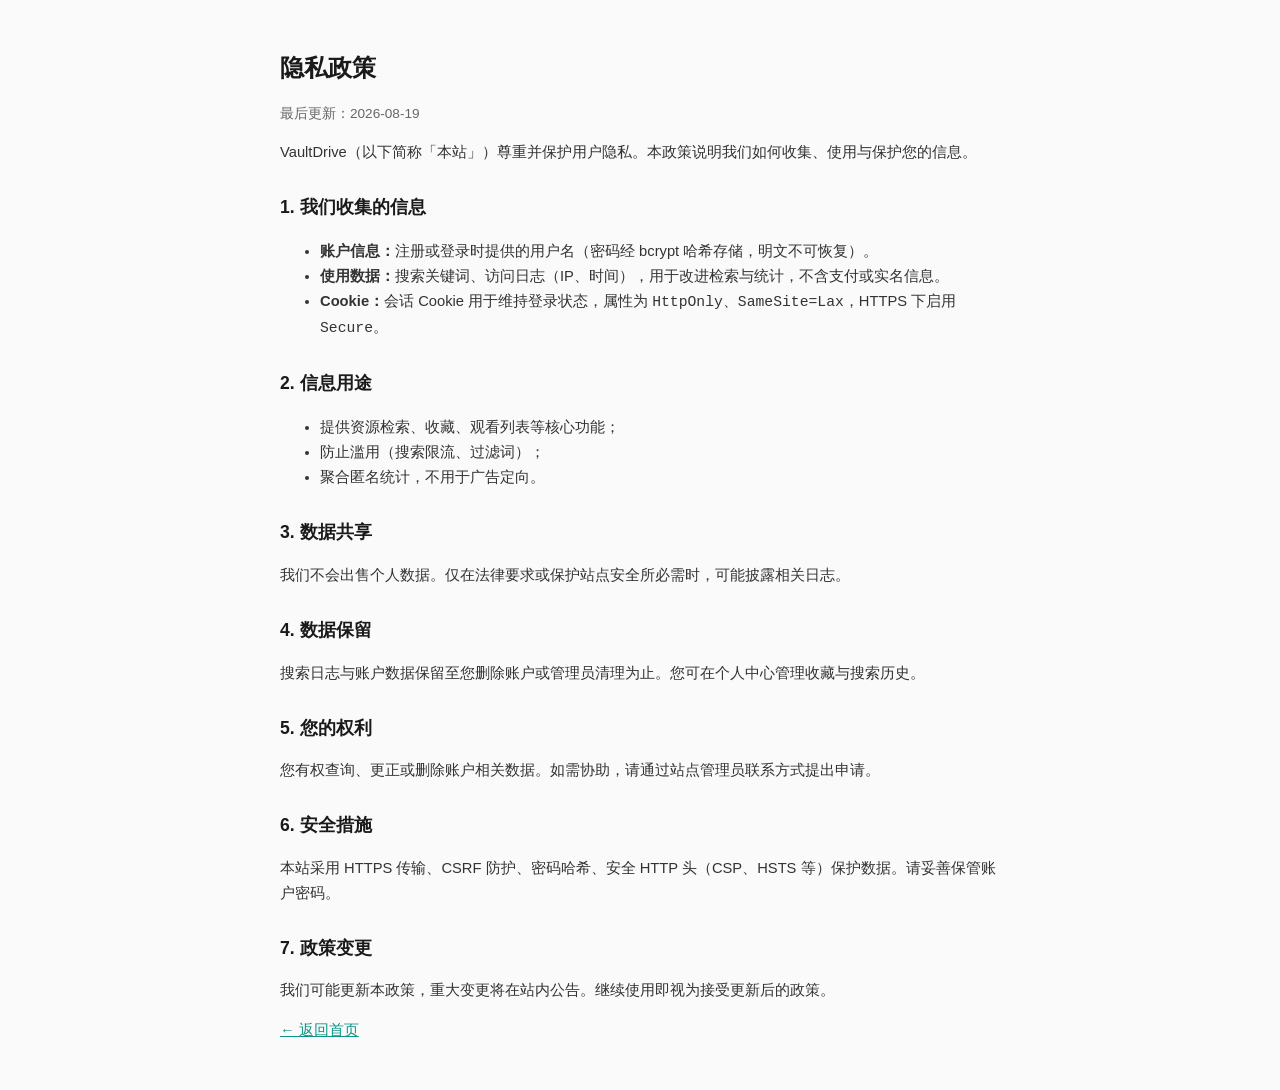
<file: privacy.html>
<!DOCTYPE html>
<html lang="zh-CN">
<head>
<meta charset="UTF-8">
<meta name="viewport" content="width=device-width, initial-scale=1.0">
<meta name="robots" content="index, follow">
<title>隐私政策 · VaultDrive</title>
<style>
  body { font-family: -apple-system, BlinkMacSystemFont, "PingFang SC", "Microsoft YaHei", sans-serif;
    max-width: 720px; margin: 0 auto; padding: 2rem 1.25rem; line-height: 1.7; color: #1a1a1a; background: #fafafa; }
  h1 { font-size: 1.5rem; margin-bottom: 0.5rem; }
  h2 { font-size: 1.1rem; margin-top: 1.75rem; }
  p, li { font-size: 0.92rem; color: #333; }
  a { color: #0d9488; }
  .muted { color: #666; font-size: 0.85rem; }
</style>
</head>
<body>
<h1>隐私政策</h1>
<p class="muted">最后更新：2026-08-19</p>
<p>VaultDrive（以下简称「本站」）尊重并保护用户隐私。本政策说明我们如何收集、使用与保护您的信息。</p>

<h2>1. 我们收集的信息</h2>
<ul>
  <li><strong>账户信息：</strong>注册或登录时提供的用户名（密码经 bcrypt 哈希存储，明文不可恢复）。</li>
  <li><strong>使用数据：</strong>搜索关键词、访问日志（IP、时间），用于改进检索与统计，不含支付或实名信息。</li>
  <li><strong>Cookie：</strong>会话 Cookie 用于维持登录状态，属性为 <code>HttpOnly</code>、<code>SameSite=Lax</code>，HTTPS 下启用 <code>Secure</code>。</li>
</ul>

<h2>2. 信息用途</h2>
<ul>
  <li>提供资源检索、收藏、观看列表等核心功能；</li>
  <li>防止滥用（搜索限流、过滤词）；</li>
  <li>聚合匿名统计，不用于广告定向。</li>
</ul>

<h2>3. 数据共享</h2>
<p>我们不会出售个人数据。仅在法律要求或保护站点安全所必需时，可能披露相关日志。</p>

<h2>4. 数据保留</h2>
<p>搜索日志与账户数据保留至您删除账户或管理员清理为止。您可在个人中心管理收藏与搜索历史。</p>

<h2>5. 您的权利</h2>
<p>您有权查询、更正或删除账户相关数据。如需协助，请通过站点管理员联系方式提出申请。</p>

<h2>6. 安全措施</h2>
<p>本站采用 HTTPS 传输、CSRF 防护、密码哈希、安全 HTTP 头（CSP、HSTS 等）保护数据。请妥善保管账户密码。</p>

<h2>7. 政策变更</h2>
<p>我们可能更新本政策，重大变更将在站内公告。继续使用即视为接受更新后的政策。</p>

<p><a href="/">← 返回首页</a></p>
</body>
</html>
</file>
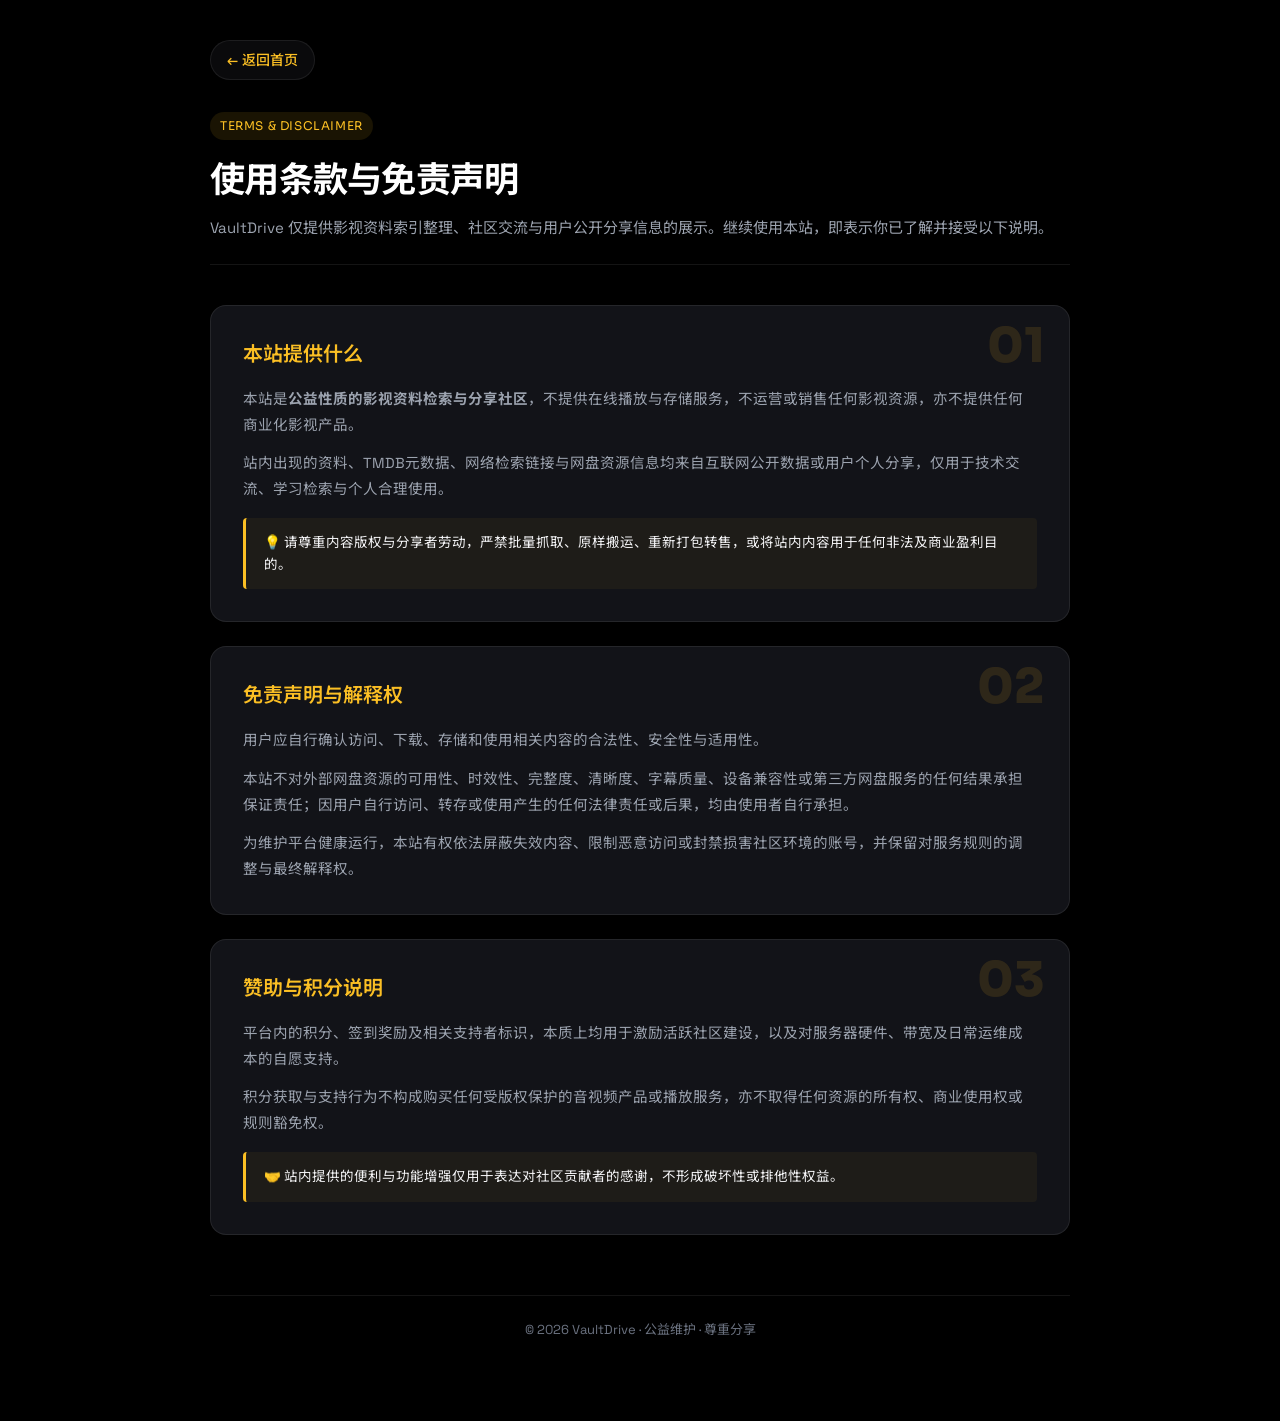
<file: terms.html>
<!DOCTYPE html>
<html lang="zh-CN">
<head>
<meta charset="UTF-8">
<meta name="viewport" content="width=device-width, initial-scale=1.0, viewport-fit=cover">
<meta name="theme-color" content="#000000">
<title>使用条款与免责声明 · VaultDrive</title>
<link rel="icon" type="image/svg+xml" href="/favicon.svg">
<link rel="preconnect" href="https://fonts.googleapis.com">
<link rel="preconnect" href="https://fonts.gstatic.com" crossorigin>
<link href="https://fonts.googleapis.com/css2?family=Space+Grotesk:wght@400;500;600;700&family=Sora:wght@300;400;500;600;700&family=Noto+Sans+SC:wght@300;400;500;700&display=swap" rel="stylesheet">
<style>
:root {
  --bg: #000000;
  --bg-surface: #0a0a0c;
  --bg-card: #121318;
  --amber: #fbbf24;
  --amber-dim: #d97706;
  --text-primary: #f5f5f7;
  --text-secondary: #9ca3af;
  --text-muted: #6b7280;
  --border: rgba(255, 255, 255, 0.08);
  --border-strong: rgba(251, 191, 36, 0.3);
  --radius-lg: 16px;
  --radius-pill: 9999px;
  --font-main: 'Space Grotesk', 'Noto Sans SC', sans-serif;
  --font-mono: 'Sora', monospace;
}

* { box-sizing: border-box; margin: 0; padding: 0; }
body {
  background-color: var(--bg);
  color: var(--text-primary);
  font-family: var(--font-main);
  line-height: 1.6;
  padding: 40px 20px 80px;
  min-height: 100vh;
  display: flex;
  flex-direction: column;
  align-items: center;
}

.container {
  width: 100%;
  max-width: 860px;
}

.nav-back {
  display: inline-flex;
  align-items: center;
  gap: 8px;
  color: var(--amber);
  text-decoration: none;
  font-size: 14px;
  font-weight: 500;
  margin-bottom: 32px;
  padding: 8px 16px;
  background: var(--bg-surface);
  border: 1px solid var(--border);
  border-radius: var(--radius-pill);
  transition: all 0.2s ease;
}
.nav-back:hover {
  background: rgba(251, 191, 36, 0.1);
  border-color: var(--amber);
  transform: translateX(-2px);
}

.header {
  margin-bottom: 40px;
  border-bottom: 1px solid var(--border);
  padding-bottom: 24px;
}

.header-badge {
  display: inline-block;
  font-family: var(--font-mono);
  font-size: 12px;
  color: var(--amber);
  background: rgba(251, 191, 36, 0.1);
  padding: 4px 10px;
  border-radius: var(--radius-pill);
  margin-bottom: 12px;
  letter-spacing: 0.05em;
  text-transform: uppercase;
}

.header h1 {
  font-size: 2.2rem;
  font-weight: 700;
  letter-spacing: -0.02em;
  margin-bottom: 8px;
  color: #ffffff;
}

.header p {
  color: var(--text-secondary);
  font-size: 15px;
}

.card {
  background: var(--bg-card);
  border: 1px solid var(--border);
  border-radius: var(--radius-lg);
  padding: 32px;
  margin-bottom: 24px;
  position: relative;
  overflow: hidden;
  transition: border-color 0.2s ease;
}
.card:hover {
  border-color: rgba(255, 255, 255, 0.15);
}

.card-num {
  font-family: var(--font-mono);
  font-size: 3rem;
  font-weight: 800;
  color: rgba(251, 191, 36, 0.12);
  position: absolute;
  top: 16px;
  right: 24px;
  line-height: 1;
  user-select: none;
}

.card h2 {
  font-size: 1.25rem;
  font-weight: 600;
  color: var(--amber);
  margin-bottom: 16px;
  display: flex;
  align-items: center;
  gap: 10px;
}

.card p {
  color: var(--text-secondary);
  font-size: 14.5px;
  line-height: 1.8;
  margin-bottom: 12px;
}
.card p:last-child {
  margin-bottom: 0;
}

.highlight-box {
  background: rgba(251, 191, 36, 0.05);
  border-left: 3px solid var(--amber);
  padding: 14px 18px;
  border-radius: 4px;
  margin-top: 16px;
  color: var(--text-primary);
  font-size: 13.5px;
}

.footer {
  margin-top: 60px;
  text-align: center;
  color: var(--text-muted);
  font-size: 13px;
  border-top: 1px solid var(--border);
  padding-top: 24px;
}
</style>
</head>
<body>

<div class="container">
  <a href="/" class="nav-back">← 返回首页</a>

  <header class="header">
    <span class="header-badge">Terms & Disclaimer</span>
    <h1>使用条款与免责声明</h1>
    <p>VaultDrive 仅提供影视资料索引整理、社区交流与用户公开分享信息的展示。继续使用本站，即表示你已了解并接受以下说明。</p>
  </header>

  <main>
    <section class="card">
      <span class="card-num">01</span>
      <h2>本站提供什么</h2>
      <p>本站是<b>公益性质的影视资料检索与分享社区</b>，不提供在线播放与存储服务，不运营或销售任何影视资源，亦不提供任何商业化影视产品。</p>
      <p>站内出现的资料、TMDB元数据、网络检索链接与网盘资源信息均来自互联网公开数据或用户个人分享，仅用于技术交流、学习检索与个人合理使用。</p>
      <div class="highlight-box">
        💡 请尊重内容版权与分享者劳动，严禁批量抓取、原样搬运、重新打包转售，或将站内内容用于任何非法及商业盈利目的。
      </div>
    </section>

    <section class="card">
      <span class="card-num">02</span>
      <h2>免责声明与解释权</h2>
      <p>用户应自行确认访问、下载、存储和使用相关内容的合法性、安全性与适用性。</p>
      <p>本站不对外部网盘资源的可用性、时效性、完整度、清晰度、字幕质量、设备兼容性或第三方网盘服务的任何结果承担保证责任；因用户自行访问、转存或使用产生的任何法律责任或后果，均由使用者自行承担。</p>
      <p>为维护平台健康运行，本站有权依法屏蔽失效内容、限制恶意访问或封禁损害社区环境的账号，并保留对服务规则的调整与最终解释权。</p>
    </section>

    <section class="card">
      <span class="card-num">03</span>
      <h2>赞助与积分说明</h2>
      <p>平台内的积分、签到奖励及相关支持者标识，本质上均用于激励活跃社区建设，以及对服务器硬件、带宽及日常运维成本的自愿支持。</p>
      <p>积分获取与支持行为不构成购买任何受版权保护的音视频产品或播放服务，亦不取得任何资源的所有权、商业使用权或规则豁免权。</p>
      <div class="highlight-box">
        🤝 站内提供的便利与功能增强仅用于表达对社区贡献者的感谢，不形成破坏性或排他性权益。
      </div>
    </section>
  </main>

  <footer class="footer">
    <p>© 2026 VaultDrive · 公益维护 · 尊重分享</p>
  </footer>
</div>

</body>
</html>
</file>
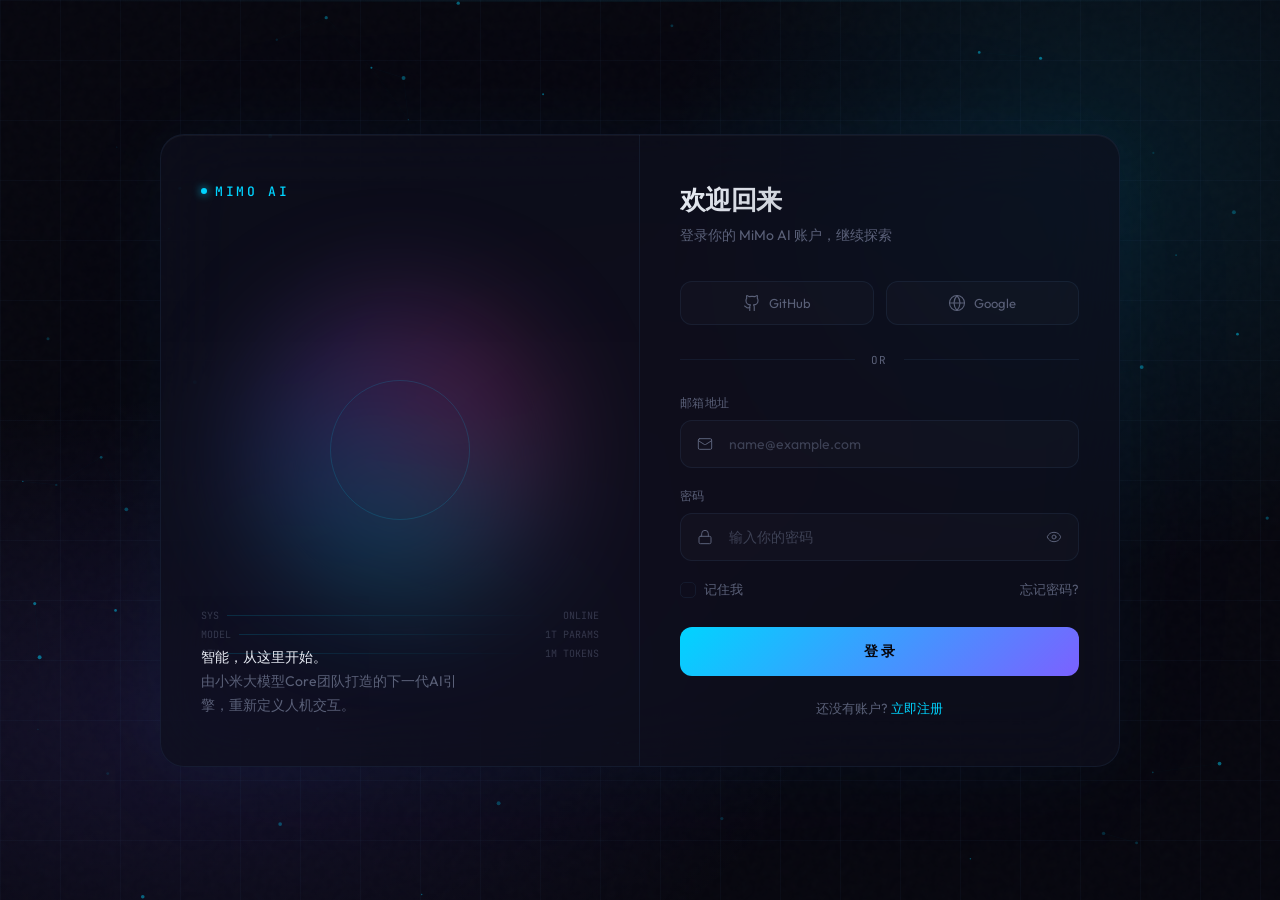
<file: public/mimo_login.html>
<!DOCTYPE html>
<html lang="zh-CN">
<head>
<meta charset="UTF-8">
<meta name="viewport" content="width=device-width, initial-scale=1.0">
<title>MiMo AI — Sign In</title>
<link rel="preconnect" href="https://fonts.googleapis.com">
<link href="https://fonts.googleapis.com/css2?family=Outfit:wght@300;400;500;600;700&family=JetBrains+Mono:wght@400;500&display=swap" rel="stylesheet">
<style>
*,*::before,*::after{margin:0;padding:0;box-sizing:border-box}
:root{
--bg-deep:#06060e;
--bg-mid:#0b0b1a;
--surface:rgba(14,16,30,0.72);
--border:rgba(100,180,255,0.08);
--accent:#00d4ff;
--accent-2:#7b61ff;
--accent-3:#ff3cac;
--glow:rgba(0,212,255,0.15);
--text:#e8ecf4;
--text-muted:#5a6078;
--radius:16px;
}
html,body{height:100%;font-family:'Outfit',sans-serif;background:var(--bg-deep);color:var(--text);overflow:hidden}
/* === BACKGROUND LAYERS === */
.bg-canvas{position:fixed;inset:0;z-index:0}
/* Gradient mesh */
.bg-canvas::before{
content:'';position:absolute;inset:0;
background:
radial-gradient(ellipse 80% 60% at 15% 80%, rgba(123,97,255,0.12) 0%, transparent 60%),
radial-gradient(ellipse 60% 80% at 85% 20%, rgba(0,212,255,0.10) 0%, transparent 55%),
radial-gradient(ellipse 50% 50% at 50% 50%, rgba(255,60,172,0.04) 0%, transparent 70%),
var(--bg-deep);
}
/* Grid overlay */
.grid-overlay{
position:absolute;inset:0;
background-image:
linear-gradient(rgba(100,180,255,0.03) 1px, transparent 1px),
linear-gradient(90deg, rgba(100,180,255,0.03) 1px, transparent 1px);
background-size:60px 60px;
animation:gridShift 20s linear infinite;
}
@keyframes gridShift{to{background-position:60px 60px}}
/* Particle canvas */
#particles{position:absolute;inset:0}
/* Noise grain */
.grain{
position:absolute;inset:-50%;width:200%;height:200%;
background-image:url("data:image/svg+xml,%3Csvg viewBox='0 0 256 256' xmlns='http://www.w3.org/2000/svg'%3E%3Cfilter id='n'%3E%3CfeTurbulence type='fractalNoise' baseFrequency='0.9' numOctaves='4' stitchTiles='stitch'/%3E%3C/filter%3E%3Crect width='100%25' height='100%25' filter='url(%23n)' opacity='0.04'/%3E%3C/svg%3E");
opacity:0.5;pointer-events:none;
animation:grainDrift 8s steps(10) infinite;
}
@keyframes grainDrift{
0%,100%{transform:translate(0,0)}10%{transform:translate(-5%,-10%)}
30%{transform:translate(3%,-15%)}50%{transform:translate(12%,9%)}
70%{transform:translate(9%,4%)}90%{transform:translate(-1%,7%)}
}
/* Scan line */
.scanline{
position:absolute;left:0;width:100%;height:2px;
background:linear-gradient(90deg,transparent,rgba(0,212,255,0.06),transparent);
animation:scanMove 6s ease-in-out infinite;pointer-events:none;z-index:1;
}
@keyframes scanMove{0%{top:-2px}100%{top:100%}}
/* === MAIN LAYOUT === */
.wrapper{
position:relative;z-index:10;display:flex;align-items:center;justify-content:center;
height:100vh;padding:24px;
}
.login-container{
display:grid;grid-template-columns:1fr 1fr;max-width:960px;width:100%;
border-radius:24px;overflow:hidden;
border:1px solid var(--border);
background:var(--surface);
backdrop-filter:blur(40px) saturate(1.3);
box-shadow:
0 0 80px rgba(0,212,255,0.04),
0 0 200px rgba(123,97,255,0.03),
inset 0 1px 0 rgba(255,255,255,0.04);
opacity:0;animation:containerReveal 1s cubic-bezier(0.16,1,0.3,1) 0.3s forwards;
}
@keyframes containerReveal{from{opacity:0;transform:translateY(30px) scale(0.97)}to{opacity:1;transform:none}}
/* === LEFT: BRANDING === */
.brand-side{
position:relative;padding:48px 40px;display:flex;flex-direction:column;justify-content:space-between;
border-right:1px solid var(--border);overflow:hidden;
}
/* Animated orb */
.orb{
position:absolute;width:300px;height:300px;
top:50%;left:50%;transform:translate(-50%,-50%);
border-radius:50%;filter:blur(60px);opacity:0.25;
background:conic-gradient(from 180deg,var(--accent),var(--accent-2),var(--accent-3),var(--accent));
animation:orbSpin 12s linear infinite;
}
@keyframes orbSpin{to{transform:translate(-50%,-50%) rotate(360deg)}}
.orb-inner{
position:absolute;width:140px;height:140px;
top:50%;left:50%;transform:translate(-50%,-50%);
border-radius:50%;
border:1px solid rgba(0,212,255,0.15);
animation:pulse 3s ease-in-out infinite alternate;
}
@keyframes pulse{from{transform:translate(-50%,-50%) scale(1);opacity:0.6}to{transform:translate(-50%,-50%) scale(1.15);opacity:1}}
.brand-top{position:relative;z-index:1}
.brand-logo{
font-family:'JetBrains Mono',monospace;font-weight:500;font-size:13px;
letter-spacing:0.2em;text-transform:uppercase;color:var(--accent);
display:flex;align-items:center;gap:8px;
}
.brand-logo .dot{width:6px;height:6px;border-radius:50%;background:var(--accent);
box-shadow:0 0 8px var(--accent);animation:dotBlink 2s ease infinite}
@keyframes dotBlink{0%,100%{opacity:1}50%{opacity:0.3}}
.brand-bottom{position:relative;z-index:1}
.brand-tagline{font-size:14px;color:var(--text-muted);line-height:1.7;max-width:280px}
.brand-tagline strong{color:var(--text);font-weight:500}
/* Floating data lines */
.data-lines{position:absolute;z-index:1;bottom:100px;left:40px;right:40px}
.data-line{
display:flex;align-items:center;gap:8px;margin-bottom:6px;
font-family:'JetBrains Mono',monospace;font-size:10px;color:var(--text-muted);
opacity:0;animation:dataFade 0.5s ease forwards;
}
.data-line:nth-child(1){animation-delay:1.2s}
.data-line:nth-child(2){animation-delay:1.5s}
.data-line:nth-child(3){animation-delay:1.8s}
@keyframes dataFade{to{opacity:0.5}}
.data-line .bar{height:1px;flex:1;background:linear-gradient(90deg,rgba(0,212,255,0.3),transparent)}
/* === RIGHT: FORM === */
.form-side{padding:48px 40px;display:flex;flex-direction:column;justify-content:center}
.form-header{margin-bottom:36px}
.form-header h1{
font-size:26px;font-weight:600;letter-spacing:-0.02em;margin-bottom:8px;
background:linear-gradient(135deg,var(--text) 0%, rgba(232,236,244,0.6) 100%);
-webkit-background-clip:text;-webkit-text-fill-color:transparent;
}
.form-header p{font-size:14px;color:var(--text-muted)}
/* Social login */
.social-row{display:flex;gap:12px;margin-bottom:28px}
.social-btn{
flex:1;display:flex;align-items:center;justify-content:center;gap:8px;
padding:12px;border-radius:12px;border:1px solid var(--border);
background:rgba(255,255,255,0.02);color:var(--text-muted);font-size:13px;
cursor:pointer;transition:all 0.25s ease;font-family:inherit;
}
.social-btn:hover{
border-color:rgba(0,212,255,0.2);background:rgba(0,212,255,0.04);color:var(--text);
}
.social-btn svg{width:18px;height:18px}
/* Divider */
.divider{
display:flex;align-items:center;gap:16px;margin-bottom:28px;
font-size:11px;font-family:'JetBrains Mono',monospace;
letter-spacing:0.15em;text-transform:uppercase;color:var(--text-muted);
}
.divider::before,.divider::after{content:'';flex:1;height:1px;background:var(--border)}
/* Input group */
.input-group{margin-bottom:20px}
.input-group label{
display:block;font-size:12px;font-weight:500;color:var(--text-muted);
margin-bottom:8px;letter-spacing:0.04em;
}
.input-wrap{
position:relative;display:flex;align-items:center;
border:1px solid var(--border);border-radius:12px;
background:rgba(255,255,255,0.02);transition:all 0.3s ease;
overflow:hidden;
}
.input-wrap:focus-within{
border-color:rgba(0,212,255,0.3);
box-shadow:0 0 0 3px rgba(0,212,255,0.06),0 0 20px rgba(0,212,255,0.04);
}
.input-wrap .icon{
padding:0 0 0 16px;color:var(--text-muted);display:flex;align-items:center;
transition:color 0.3s ease;
}
.input-wrap:focus-within .icon{color:var(--accent)}
.input-wrap .icon svg{width:16px;height:16px}
.input-wrap input{
flex:1;padding:14px 16px;background:none;border:none;outline:none;
color:var(--text);font-size:14px;font-family:inherit;
}
.input-wrap input::placeholder{color:rgba(90,96,120,0.6)}
.input-wrap .toggle-pw{
padding:0 16px;background:none;border:none;color:var(--text-muted);
cursor:pointer;display:flex;align-items:center;transition:color 0.2s;
}
.input-wrap .toggle-pw:hover{color:var(--text)}
.input-wrap .toggle-pw svg{width:16px;height:16px}
/* Options row */
.options-row{
display:flex;justify-content:space-between;align-items:center;
margin-bottom:28px;font-size:13px;
}
.checkbox-wrap{display:flex;align-items:center;gap:8px;cursor:pointer;color:var(--text-muted)}
.checkbox-wrap input{display:none}
.checkbox-box{
width:16px;height:16px;border-radius:5px;border:1px solid var(--border);
display:flex;align-items:center;justify-content:center;transition:all 0.2s ease;
}
.checkbox-wrap input:checked+.checkbox-box{
background:var(--accent);border-color:var(--accent);
}
.checkbox-wrap input:checked+.checkbox-box svg{opacity:1}
.checkbox-box svg{width:10px;height:10px;opacity:0;transition:opacity 0.2s}
.forgot-link{
color:var(--text-muted);text-decoration:none;font-size:13px;
transition:color 0.2s;
}
.forgot-link:hover{color:var(--accent)}
/* Submit button */
.submit-btn{
position:relative;width:100%;padding:15px;border:none;border-radius:12px;
font-family:inherit;font-size:14px;font-weight:600;letter-spacing:0.02em;
color:var(--bg-deep);cursor:pointer;overflow:hidden;
background:linear-gradient(135deg,var(--accent),var(--accent-2));
transition:all 0.3s ease;
}
.submit-btn:hover{transform:translateY(-1px);box-shadow:0 8px 30px rgba(0,212,255,0.2)}
.submit-btn:active{transform:translateY(0)}
.submit-btn .shimmer{
position:absolute;inset:0;
background:linear-gradient(105deg,transparent 40%,rgba(255,255,255,0.25) 50%,transparent 60%);
transform:translateX(-100%);transition:none;
}
.submit-btn:hover .shimmer{animation:shimmer 0.6s ease forwards}
@keyframes shimmer{to{transform:translateX(100%)}}
/* Sign up link */
.signup-link{text-align:center;margin-top:24px;font-size:13px;color:var(--text-muted)}
.signup-link a{color:var(--accent);text-decoration:none;font-weight:500;transition:opacity 0.2s}
.signup-link a:hover{opacity:0.8}
/* === RESPONSIVE === */
@media(max-width:768px){
.login-container{grid-template-columns:1fr;max-width:440px}
.brand-side{display:none}
.form-side{padding:36px 28px}
}
</style>
</head>
<body>
<!-- Background layers -->
<div class="bg-canvas">
<canvas id="particles"></canvas>
<div class="grid-overlay"></div>
<div class="grain"></div>
<div class="scanline"></div>
</div>
<!-- Main -->
<div class="wrapper">
<div class="login-container">
<!-- Left: Branding -->
<div class="brand-side">
<div class="orb"></div>
<div class="orb-inner"></div>
<div class="brand-top">
<div class="brand-logo">
<span class="dot"></span>
MiMo AI
</div>
</div>
<div class="data-lines">
<div class="data-line"><span>SYS</span><span class="bar"></span><span>ONLINE</span></div>
<div class="data-line"><span>MODEL</span><span class="bar"></span><span>1T PARAMS</span></div>
<div class="data-line"><span>CTX</span><span class="bar"></span><span>1M TOKENS</span></div>
</div>
<div class="brand-bottom">
<p class="brand-tagline">
<strong>智能，从这里开始。</strong><br>
由小米大模型Core团队打造的下一代AI引擎，重新定义人机交互。
</p>
</div>
</div>
<!-- Right: Form -->
<div class="form-side">
<div class="form-header">
<h1>欢迎回来</h1>
<p>登录你的 MiMo AI 账户，继续探索</p>
</div>
<div class="social-row">
<button class="social-btn" type="button">
<svg viewBox="0 0 24 24" fill="none" stroke="currentColor" stroke-width="1.5" stroke-linecap="round" stroke-linejoin="round"><path d="M15 22v-4a4.8 4.8 0 0 0-1-3.5c3 0 6-2 6-5.5.08-1.25-.27-2.48-1-3.5.28-1.15.28-2.35 0-3.5 0 0-1 0-3 1.5-2.64-.5-5.36-.5-8 0C6 2 5 2 5 2c-.3 1.15-.3 2.35 0 3.5A5.403 5.403 0 0 0 4 9c0 3.5 3 5.5 6 5.5-.39.49-.68 1.05-.85 1.65-.17.6-.22 1.23-.15 1.85v4"/><path d="M9 18c-4.51 2-5-2-7-2"/></svg>
GitHub
</button>
<button class="social-btn" type="button">
<svg viewBox="0 0 24 24" fill="none" stroke="currentColor" stroke-width="1.5" stroke-linecap="round" stroke-linejoin="round"><path d="M12 2a10 10 0 1 0 10 10A10 10 0 0 0 12 2Z"/><path d="M2 12h20"/><path d="M12 2a15.3 15.3 0 0 1 4 10 15.3 15.3 0 0 1-4 10 15.3 15.3 0 0 1-4-10 15.3 15.3 0 0 1 4-10z"/></svg>
Google
</button>
</div>
<div class="divider">OR</div>
<form id="loginForm" autocomplete="off">
<div class="input-group">
<label for="email">邮箱地址</label>
<div class="input-wrap">
<span class="icon">
<svg viewBox="0 0 24 24" fill="none" stroke="currentColor" stroke-width="1.5" stroke-linecap="round" stroke-linejoin="round"><rect width="20" height="16" x="2" y="4" rx="2"/><path d="m22 7-8.97 5.7a1.94 1.94 0 0 1-2.06 0L2 7"/></svg>
</span>
<input type="email" id="email" placeholder="name@example.com" required>
</div>
</div>
<div class="input-group">
<label for="password">密码</label>
<div class="input-wrap">
<span class="icon">
<svg viewBox="0 0 24 24" fill="none" stroke="currentColor" stroke-width="1.5" stroke-linecap="round" stroke-linejoin="round"><rect width="18" height="11" x="3" y="11" rx="2" ry="2"/><path d="M7 11V7a5 5 0 0 1 10 0v4"/></svg>
</span>
<input type="password" id="password" placeholder="输入你的密码" required>
<button type="button" class="toggle-pw" id="togglePw" aria-label="切换密码可见">
<svg id="eyeIcon" viewBox="0 0 24 24" fill="none" stroke="currentColor" stroke-width="1.5" stroke-linecap="round" stroke-linejoin="round"><path d="M2.062 12.348a1 1 0 0 1 0-.696 10.75 10.75 0 0 1 19.876 0 1 1 0 0 1 0 .696 10.75 10.75 0 0 1-19.876 0"/><circle cx="12" cy="12" r="3"/></svg>
</button>
</div>
</div>
<div class="options-row">
<label class="checkbox-wrap">
<input type="checkbox">
<span class="checkbox-box">
<svg viewBox="0 0 24 24" fill="none" stroke="#06060e" stroke-width="3" stroke-linecap="round" stroke-linejoin="round"><polyline points="20 6 9 17 4 12"/></svg>
</span>
记住我
</label>
<a href="#" class="forgot-link">忘记密码?</a>
</div>
<button type="submit" class="submit-btn">
<span class="shimmer"></span>
登 录
</button>
</form>
<p class="signup-link">还没有账户? <a href="#">立即注册</a></p>
</div>
</div>
</div>
<script>
// === Particle field ===
(function(){
const canvas = document.getElementById('particles');
const ctx = canvas.getContext('2d');
let w, h, particles = [], mouse = {x:null, y:null};
const PARTICLE_COUNT = 80;
const CONNECT_DIST = 120;
function resize(){
w = canvas.width = window.innerWidth;
h = canvas.height = window.innerHeight;
}
window.addEventListener('resize', resize);
resize();
document.addEventListener('mousemove', e => { mouse.x = e.clientX; mouse.y = e.clientY; });
document.addEventListener('mouseleave', () => { mouse.x = null; });
class Particle {
constructor(){ this.reset(); }
reset(){
this.x = Math.random()*w;
this.y = Math.random()*h;
this.vx = (Math.random()-0.5)*0.3;
this.vy = (Math.random()-0.5)*0.3;
this.r = Math.random()*1.5+0.5;
this.alpha = Math.random()*0.4+0.1;
}
update(){
this.x += this.vx;
this.y += this.vy;
if(this.x<0||this.x>w) this.vx*=-1;
if(this.y<0||this.y>h) this.vy*=-1;
if(mouse.x!==null){
const dx = mouse.x-this.x, dy = mouse.y-this.y;
const dist = Math.sqrt(dx*dx+dy*dy);
if(dist<180){
this.x -= dx*0.003;
this.y -= dy*0.003;
}
}
}
draw(){
ctx.beginPath();
ctx.arc(this.x, this.y, this.r, 0, Math.PI*2);
ctx.fillStyle = `rgba(0,212,255,${this.alpha})`;
ctx.fill();
}
}
for(let i=0;i<PARTICLE_COUNT;i++) particles.push(new Particle());
function animate(){
ctx.clearRect(0,0,w,h);
for(let i=0;i<particles.length;i++){
particles[i].update();
particles[i].draw();
for(let j=i+1;j<particles.length;j++){
const dx=particles[i].x-particles[j].x;
const dy=particles[i].y-particles[j].y;
const dist=Math.sqrt(dx*dx+dy*dy);
if(dist<CONNECT_DIST){
ctx.beginPath();
ctx.moveTo(particles[i].x, particles[i].y);
ctx.lineTo(particles[j].x, particles[j].y);
ctx.strokeStyle = `rgba(0,212,255,${0.06*(1-dist/CONNECT_DIST)})`;
ctx.lineWidth = 0.6;
ctx.stroke();
}
}
}
requestAnimationFrame(animate);
}
animate();
})();
// === Toggle password ===
document.getElementById('togglePw').addEventListener('click', function(){
const inp = document.getElementById('password');
inp.type = inp.type === 'password' ? 'text' : 'password';
});
// === Form submit ===
document.getElementById('loginForm').addEventListener('submit', function(e){
e.preventDefault();
const btn = this.querySelector('.submit-btn');
btn.textContent = '正在连接...';
btn.style.opacity = '0.7';
btn.style.pointerEvents = 'none';
setTimeout(()=>{
btn.textContent = '✓ 已连接';
btn.style.background = 'linear-gradient(135deg, #00d4ff, #00ff88)';
setTimeout(()=>{
btn.textContent = '登 录';
btn.style.opacity = '';
btn.style.pointerEvents = '';
btn.style.background = '';
}, 2000);
}, 1500);
});
</script>
</body>
</html>
</file>
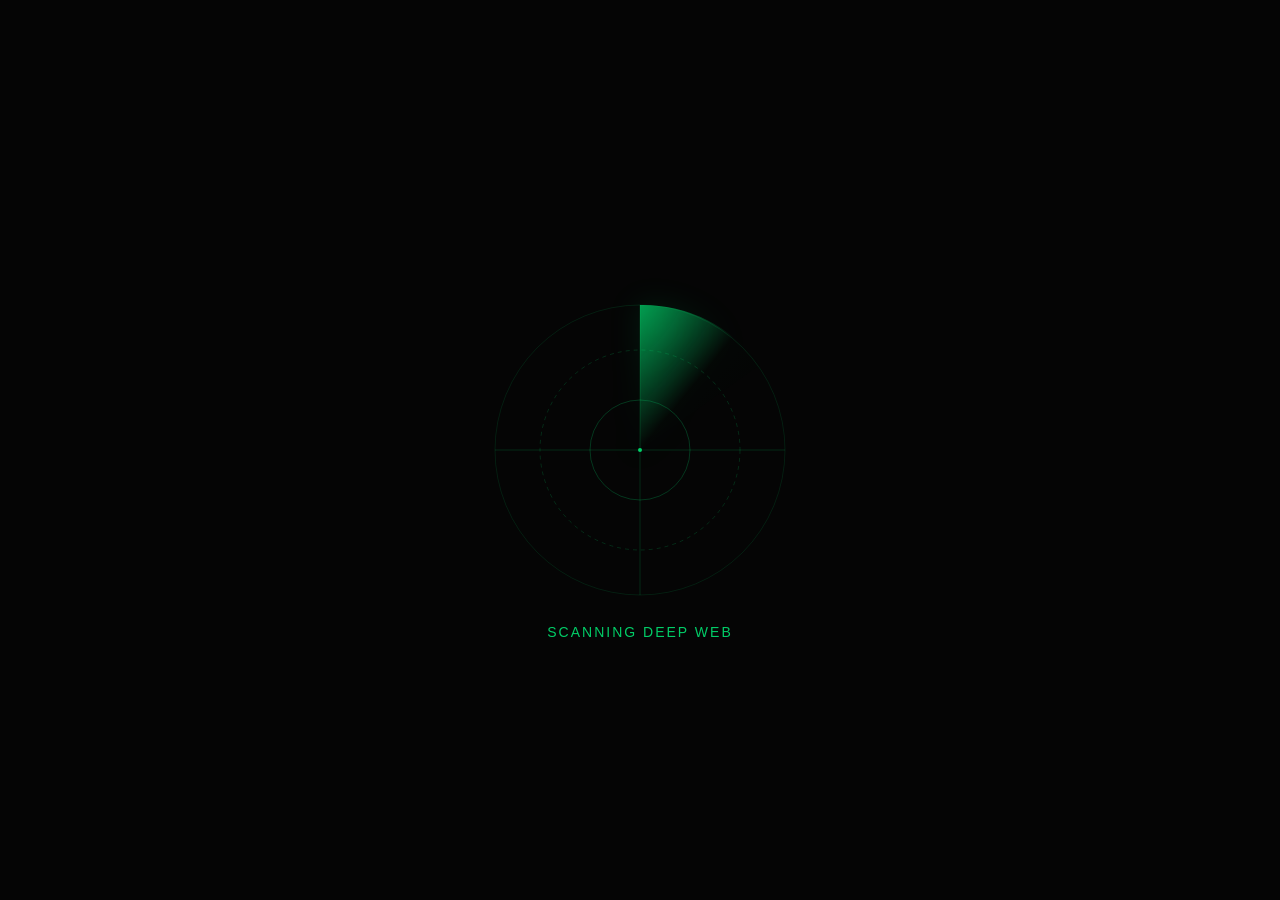
<file: static/radar_demo.html>
<!DOCTYPE html>
<html lang="zh-CN">
<head>
<meta charset="UTF-8">
<meta name="viewport" content="width=device-width, initial-scale=1.0">
<title>资源雷达 - SVG Scanner Demo</title>
<style>
  body {
    margin: 0;
    padding: 0;
    background-color: #050505; /* Pure Black Cinema base */
    display: flex;
    justify-content: center;
    align-items: center;
    height: 100vh;
    font-family: 'Space Grotesk', sans-serif;
  }
  .radar-container {
    position: relative;
    width: 300px;
    height: 300px;
  }
  .radar-svg {
    width: 100%;
    height: 100%;
    filter: drop-shadow(0 0 15px rgba(0, 255, 128, 0.2));
  }
  /* Radar sweep animation */
  .sweep {
    transform-origin: 150px 150px;
    animation: spin 3s linear infinite;
  }
  @keyframes spin {
    from { transform: rotate(0deg); }
    to { transform: rotate(360deg); }
  }
  /* Blinking targets */
  .target {
    animation: blink 3s ease-in-out infinite;
    opacity: 0;
  }
  .target:nth-child(2) { animation-delay: 0.5s; }
  .target:nth-child(3) { animation-delay: 1.5s; }
  .target:nth-child(4) { animation-delay: 2.2s; }
  @keyframes blink {
    0%, 10% { opacity: 0; transform: scale(0.5); }
    15% { opacity: 1; transform: scale(1.2); }
    20%, 100% { opacity: 0; transform: scale(1); }
  }
  /* HUD Text */
  .hud-text {
    position: absolute;
    bottom: -40px;
    width: 100%;
    text-align: center;
    color: #00ff80;
    font-size: 14px;
    letter-spacing: 2px;
    text-transform: uppercase;
    opacity: 0.8;
  }
  .scanning-text::after {
    content: '';
    animation: dots 1.5s infinite;
  }
  @keyframes dots {
    0% { content: ''; }
    33% { content: '.'; }
    66% { content: '..'; }
    100% { content: '...'; }
  }
</style>
</head>
<body>
  <div class="radar-container">
    <svg class="radar-svg" viewBox="0 0 300 300" xmlns="http://www.w3.org/2000/svg">
      <defs>
        <!-- Glow Filter -->
        <filter id="glow" x="-20%" y="-20%" width="140%" height="140%">
          <feGaussianBlur stdDeviation="4" result="blur" />
          <feComposite in="SourceGraphic" in2="blur" operator="over" />
        </filter>
        <!-- Sweep Gradient -->
        <linearGradient id="sweepGrad" x1="0%" y1="0%" x2="100%" y2="100%">
          <stop offset="0%" stop-color="rgba(0, 255, 128, 1)" stop-opacity="0.6" />
          <stop offset="50%" stop-color="rgba(0, 255, 128, 0.1)" stop-opacity="0.1" />
          <stop offset="100%" stop-color="transparent" stop-opacity="0" />
        </linearGradient>
      </defs>

      <!-- Base Circles (Grid) -->
      <circle cx="150" cy="150" r="145" fill="none" stroke="rgba(0, 255, 128, 0.1)" stroke-width="1" />
      <circle cx="150" cy="150" r="100" fill="none" stroke="rgba(0, 255, 128, 0.15)" stroke-width="1" stroke-dasharray="4,4" />
      <circle cx="150" cy="150" r="50" fill="none" stroke="rgba(0, 255, 128, 0.2)" stroke-width="1" />
      <circle cx="150" cy="150" r="2" fill="rgba(0, 255, 128, 0.8)" />

      <!-- Crosshairs -->
      <line x1="150" y1="5" x2="150" y2="295" stroke="rgba(0, 255, 128, 0.15)" stroke-width="1" />
      <line x1="5" y1="150" x2="295" y2="150" stroke="rgba(0, 255, 128, 0.15)" stroke-width="1" />

      <!-- Animated Sweep (Wedge) -->
      <g class="sweep">
        <path d="M 150 150 L 150 5 A 145 145 0 0 1 270 65 Z" fill="url(#sweepGrad)" />
        <!-- Leading Edge Line -->
        <line x1="150" y1="150" x2="150" y2="5" stroke="rgba(0, 255, 128, 0.8)" stroke-width="2" filter="url(#glow)" />
      </g>

      <!-- Targets (Detected Resources) -->
      <g fill="#fff" filter="url(#glow)">
        <circle class="target" cx="220" cy="90" r="3" fill="#00ff80" />
        <circle class="target" cx="80" cy="200" r="4" fill="#00ff80" />
        <circle class="target" cx="200" cy="240" r="2.5" fill="#00ff80" />
        <circle class="target" cx="100" cy="100" r="3.5" fill="#00ff80" />
      </g>
    </svg>
    <div class="hud-text"><span class="scanning-text">Scanning Deep Web</span></div>
  </div>
</body>
</html>
</file>
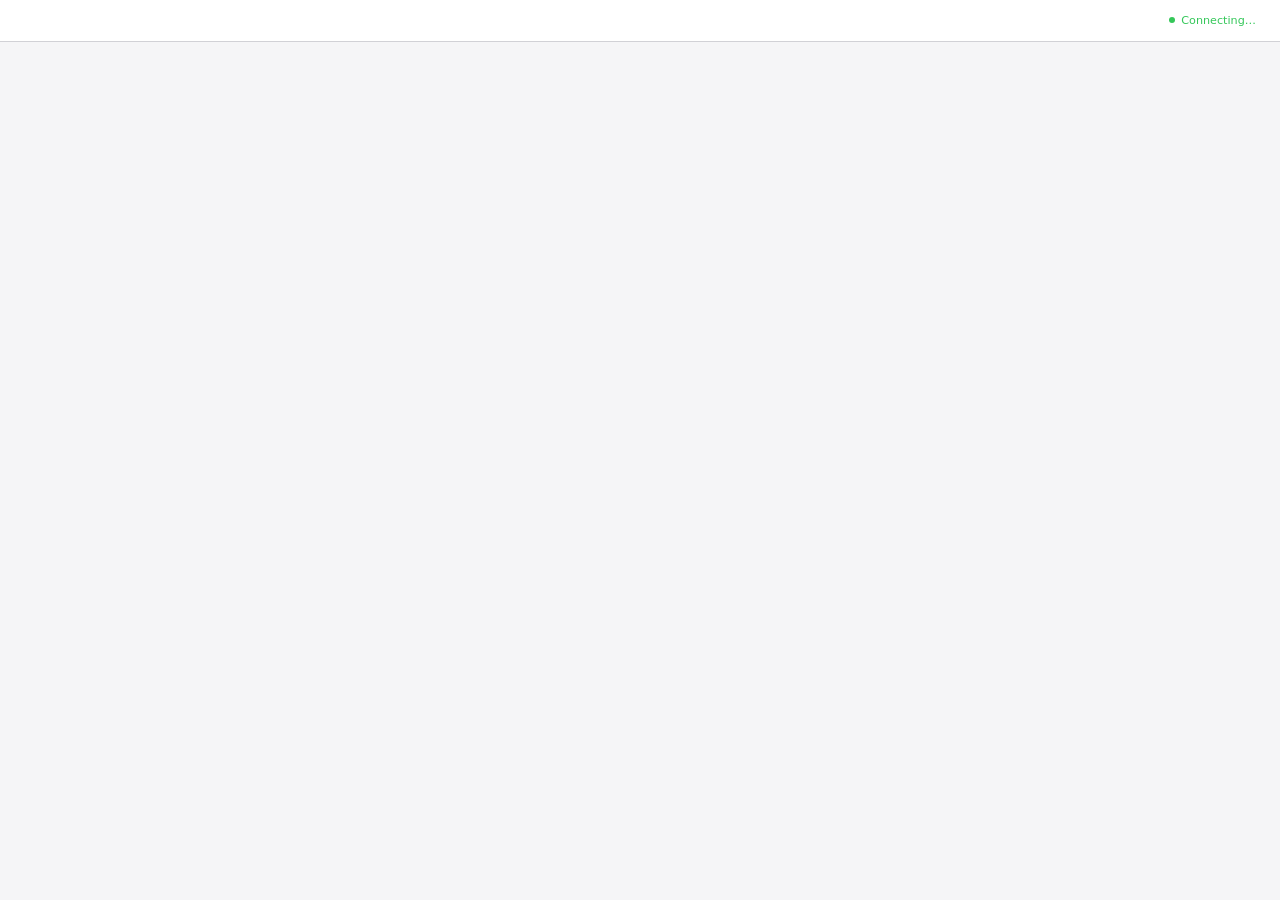
<file: .hermes/skills/brainstorming/scripts/frame-template.html>
<!DOCTYPE html>
<html>
<head>
  <meta charset="utf-8">
  <title>Superpowers Brainstorming</title>
  <style>
    /*
     * BRAINSTORM COMPANION FRAME TEMPLATE
     *
     * This template provides a consistent frame with:
     * - OS-aware light/dark theming
     * - Header branding and connection status
     * - Scrollable main content area
     * - CSS helpers for common UI patterns
     *
     * Content is injected via placeholder comment in #frame-content.
     */

    * { box-sizing: border-box; margin: 0; padding: 0; }
    html, body { height: 100%; overflow: hidden; }

    /* ===== THEME VARIABLES ===== */
    :root {
      --bg-primary: #f5f5f7;
      --bg-secondary: #ffffff;
      --bg-tertiary: #e5e5e7;
      --border: #d1d1d6;
      --text-primary: #1d1d1f;
      --text-secondary: #86868b;
      --text-tertiary: #aeaeb2;
      --accent: #0071e3;
      --accent-hover: #0077ed;
      --success: #34c759;
      --warning: #ff9f0a;
      --error: #ff3b30;
      --selected-bg: #e8f4fd;
      --selected-border: #0071e3;
    }

    @media (prefers-color-scheme: dark) {
      :root {
        --bg-primary: #1d1d1f;
        --bg-secondary: #2d2d2f;
        --bg-tertiary: #3d3d3f;
        --border: #424245;
        --text-primary: #f5f5f7;
        --text-secondary: #86868b;
        --text-tertiary: #636366;
        --accent: #0a84ff;
        --accent-hover: #409cff;
        --selected-bg: rgba(10, 132, 255, 0.15);
        --selected-border: #0a84ff;
      }
    }

    body {
      font-family: system-ui, -apple-system, BlinkMacSystemFont, sans-serif;
      background: var(--bg-primary);
      color: var(--text-primary);
      display: flex;
      flex-direction: column;
      line-height: 1.5;
    }

    /* ===== FRAME STRUCTURE ===== */
    .brand { display: flex; align-items: center; min-width: 0; overflow: hidden; color: var(--text-secondary); line-height: 1; }
    .brand a { color: inherit; text-decoration: none; display: flex; align-items: center; gap: 0.5rem; min-width: 0; max-width: 100%; line-height: 1; }
    .brand-copy { display: block; min-width: 0; overflow: hidden; text-overflow: ellipsis; white-space: nowrap; line-height: 1; transform: translateY(-1px); }
    .brand-logo { display: block; height: 1em; width: auto; max-width: 180px; flex-shrink: 0; filter: invert(1); }
    @media (prefers-color-scheme: dark) {
      .brand-logo { filter: none; }
    }
    .status { font-size: 0.7rem; color: var(--status-color, var(--success)); display: flex; align-items: center; gap: 0.4rem; justify-self: end; white-space: nowrap; line-height: 1; }
    .status::before { content: ''; width: 6px; height: 6px; background: var(--status-color, var(--success)); border-radius: 50%; }

    .main { flex: 1; overflow-y: auto; }
    #frame-content { padding: 2rem; min-height: 100%; }

    .header {
      background: var(--bg-secondary);
      border-bottom: 1px solid var(--border);
      padding: 0.5rem 1.5rem;
      flex-shrink: 0;
      display: grid;
      grid-template-columns: minmax(0, 1fr) auto;
      align-items: center;
      gap: 1rem;
      min-height: 42px;
    }
    .header .brand { justify-self: start; width: 100%; font-size: 0.75rem; line-height: 1; }
    .header .status { grid-column: 2; line-height: 1; }
    .header span {
      font-size: 0.75rem;
      color: var(--text-secondary);
    }
    .header .selected-text {
      color: var(--accent);
      font-weight: 500;
    }

    /* ===== TYPOGRAPHY ===== */
    h2 { font-size: 1.5rem; font-weight: 600; margin-bottom: 0.5rem; }
    h3 { font-size: 1.1rem; font-weight: 600; margin-bottom: 0.25rem; }
    .subtitle { color: var(--text-secondary); margin-bottom: 1.5rem; }
    .section { margin-bottom: 2rem; }
    .label { font-size: 0.7rem; color: var(--text-secondary); text-transform: uppercase; letter-spacing: 0.05em; margin-bottom: 0.5rem; }

    /* ===== OPTIONS (for A/B/C choices) ===== */
    .options { display: flex; flex-direction: column; gap: 0.75rem; }
    .option {
      background: var(--bg-secondary);
      border: 2px solid var(--border);
      border-radius: 12px;
      padding: 1rem 1.25rem;
      cursor: pointer;
      transition: all 0.15s ease;
      display: flex;
      align-items: flex-start;
      gap: 1rem;
    }
    .option:hover { border-color: var(--accent); }
    .option.selected { background: var(--selected-bg); border-color: var(--selected-border); }
    .option .letter {
      background: var(--bg-tertiary);
      color: var(--text-secondary);
      width: 1.75rem; height: 1.75rem;
      border-radius: 6px;
      display: flex; align-items: center; justify-content: center;
      font-weight: 600; font-size: 0.85rem; flex-shrink: 0;
    }
    .option.selected .letter { background: var(--accent); color: white; }
    .option .content { flex: 1; }
    .option .content h3 { font-size: 0.95rem; margin-bottom: 0.15rem; }
    .option .content p { color: var(--text-secondary); font-size: 0.85rem; margin: 0; }

    /* ===== CARDS (for showing designs/mockups) ===== */
    .cards { display: grid; grid-template-columns: repeat(auto-fit, minmax(280px, 1fr)); gap: 1rem; }
    .card {
      background: var(--bg-secondary);
      border: 1px solid var(--border);
      border-radius: 12px;
      overflow: hidden;
      cursor: pointer;
      transition: all 0.15s ease;
    }
    .card:hover { border-color: var(--accent); transform: translateY(-2px); box-shadow: 0 4px 12px rgba(0,0,0,0.1); }
    .card.selected { border-color: var(--selected-border); border-width: 2px; }
    .card-image { background: var(--bg-tertiary); aspect-ratio: 16/10; display: flex; align-items: center; justify-content: center; }
    .card-body { padding: 1rem; }
    .card-body h3 { margin-bottom: 0.25rem; }
    .card-body p { color: var(--text-secondary); font-size: 0.85rem; }

    /* ===== MOCKUP CONTAINER ===== */
    .mockup {
      background: var(--bg-secondary);
      border: 1px solid var(--border);
      border-radius: 12px;
      overflow: hidden;
      margin-bottom: 1.5rem;
    }
    .mockup-header {
      background: var(--bg-tertiary);
      padding: 0.5rem 1rem;
      font-size: 0.75rem;
      color: var(--text-secondary);
      border-bottom: 1px solid var(--border);
    }
    .mockup-body { padding: 1.5rem; }

    /* ===== SPLIT VIEW (side-by-side comparison) ===== */
    .split { display: grid; grid-template-columns: 1fr 1fr; gap: 1.5rem; }
    @media (max-width: 700px) { .split { grid-template-columns: 1fr; } }

    /* ===== PROS/CONS ===== */
    .pros-cons { display: grid; grid-template-columns: 1fr 1fr; gap: 1rem; margin: 1rem 0; }
    .pros, .cons { background: var(--bg-secondary); border-radius: 8px; padding: 1rem; }
    .pros h4 { color: var(--success); font-size: 0.85rem; margin-bottom: 0.5rem; }
    .cons h4 { color: var(--error); font-size: 0.85rem; margin-bottom: 0.5rem; }
    .pros ul, .cons ul { margin-left: 1.25rem; font-size: 0.85rem; color: var(--text-secondary); }
    .pros li, .cons li { margin-bottom: 0.25rem; }

    /* ===== PLACEHOLDER (for mockup areas) ===== */
    .placeholder {
      background: var(--bg-tertiary);
      border: 2px dashed var(--border);
      border-radius: 8px;
      padding: 2rem;
      text-align: center;
      color: var(--text-tertiary);
    }

    /* ===== INLINE MOCKUP ELEMENTS ===== */
    .mock-nav { background: var(--accent); color: white; padding: 0.75rem 1rem; display: flex; gap: 1.5rem; font-size: 0.9rem; }
    .mock-sidebar { background: var(--bg-tertiary); padding: 1rem; min-width: 180px; }
    .mock-content { padding: 1.5rem; flex: 1; }
    .mock-button { background: var(--accent); color: white; border: none; padding: 0.5rem 1rem; border-radius: 6px; font-size: 0.85rem; }
    .mock-input { background: var(--bg-primary); border: 1px solid var(--border); border-radius: 6px; padding: 0.5rem; width: 100%; }
  </style>
</head>
<body>
  <div class="header">
    <!-- BRANDING -->
    <div class="status">Connecting…</div>
  </div>

  <div class="main">
    <div id="frame-content">
      <!-- CONTENT -->
    </div>
  </div>

</body>
</html>
</file>
